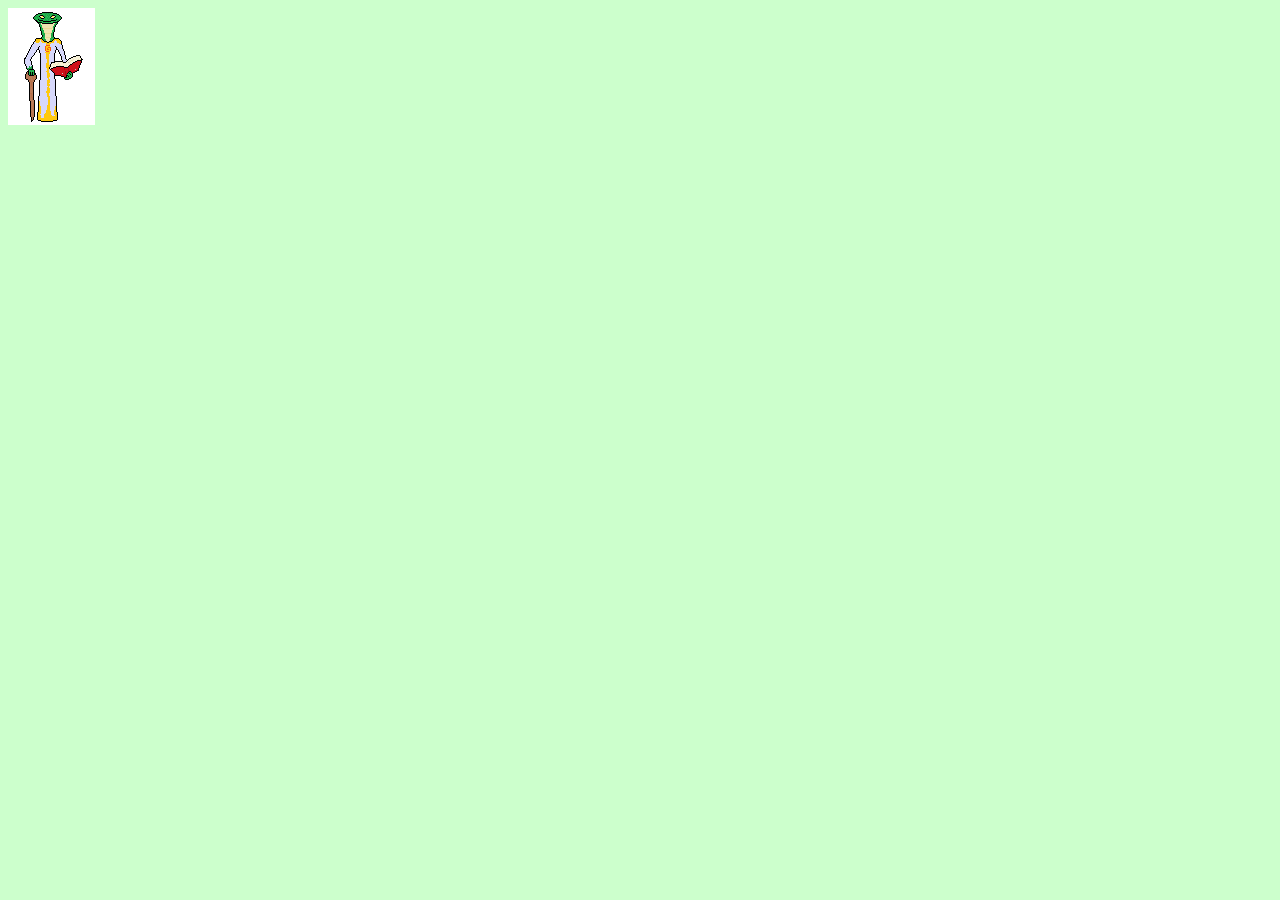
<file: animação-css/index.html>
<!DOCTYPE html>
<html lang="pt-br">

<head>
	<title>Animação Fodasi</title>
	<meta charset="utf-8">
</head>

<body>

	<style>

		body { background-color: #ccffcc;}

		#animation {
			background-image: url("cobrao.png");
			width: 87px;
			height: 117px;
			-webkit-animation: cobrao 4.0s steps(7) infinite;
			animation: cobrao 4.0s steps(7) infinite;
		}

		@-webkit-keyframes cobrao {
			from { background-position: 609px;}
			to {
				background-position: 0px;
			}
		}

		@keyframes cobrao {
			from { background-position: 609px; }
			to { background-position: 0px }
		}


	</style>


	<div id="animation"></div>

</body>


</html>
</file>
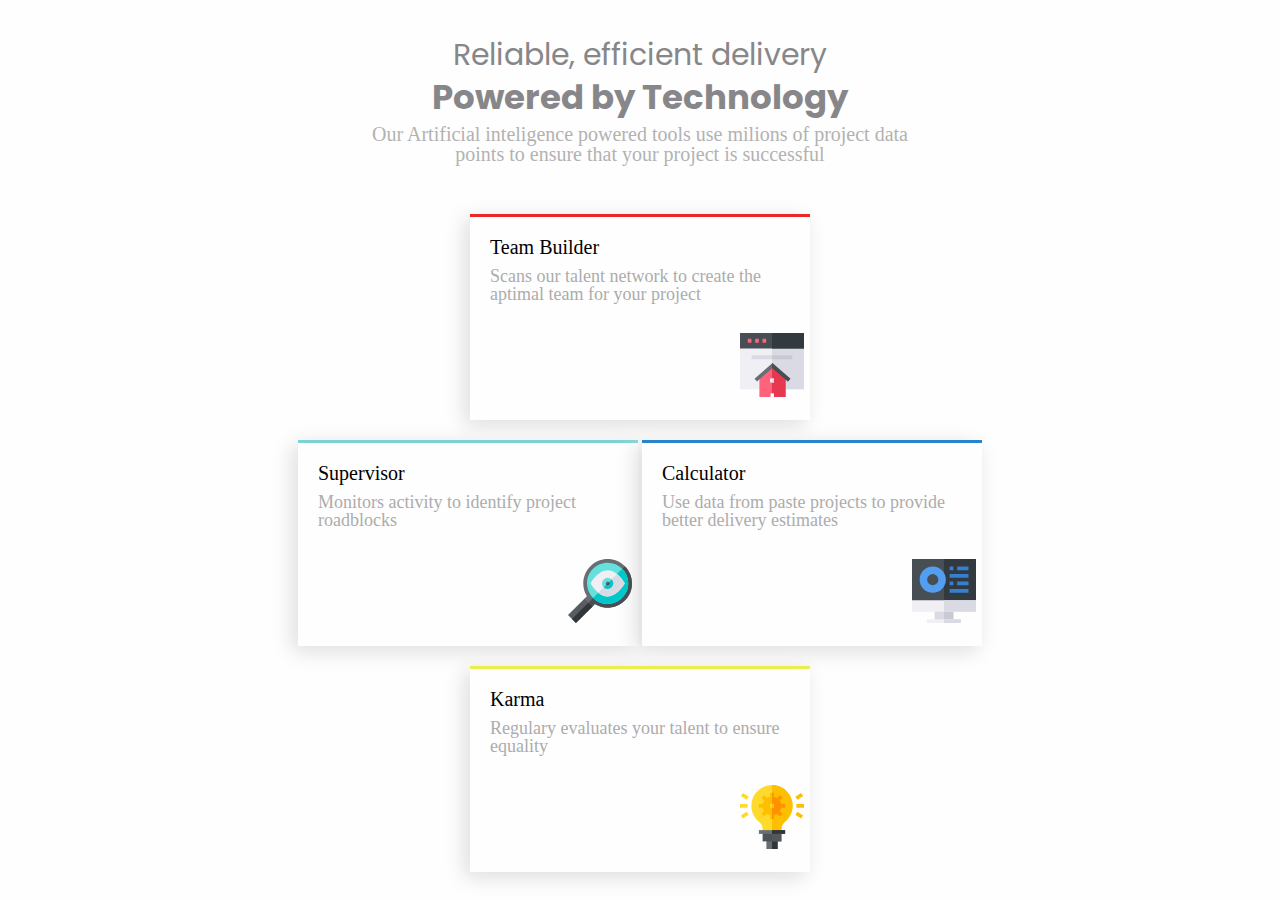
<file: four-card/index.html>
<!DOCTYPE html>
<html>

<head>
    <link rel="stylesheet" type="text/css" href="reset.css">
    <link rel="stylesheet" type="text/css" href="style.css">
    <meta name="viewport" content="width=device-width">
    <link href="https://fonts.googleapis.com/css?family=Poppins&display=swap" rel="stylesheet">
</head>


<body>
    <div class="apresentacao">
      <h1>Reliable, efficient delivery</h1>
      <h2>Powered by Technology</h2>
      <p>Our Artificial inteligence powered tools use milions of project data<br>points to ensure that your project is successful</p>
    </div>


  <main>

    <div class="bloco" id="dv-1">
      <h3>Team Builder</h3>
      <p>Scans our talent network to create the aptimal team for your project</p>
      <img src="images/icon-team-builder.svg">
    </div>

    <div class="faixa">
        <div class="bloco" id="dv-2">
          <h3>Supervisor</h3>
          <p>Monitors activity to identify project roadblocks</p>
          <img src="images/icon-supervisor.svg">
        </div>
        <div class="bloco" id="dv-3">
          <h3>Calculator</h3>
          <p>Use data from paste projects to provide better delivery estimates</p>
          <img src="images/icon-calculator.svg">
        </div>
    </div>

    <div class="bloco" id="dv-4">
      <h3>Karma</h3>
      <p>Regulary evaluates your talent to ensure equality</p>
      <img src="images/icon-karma.svg">
    </div>

  </main>
</body>
  <html>
</file>
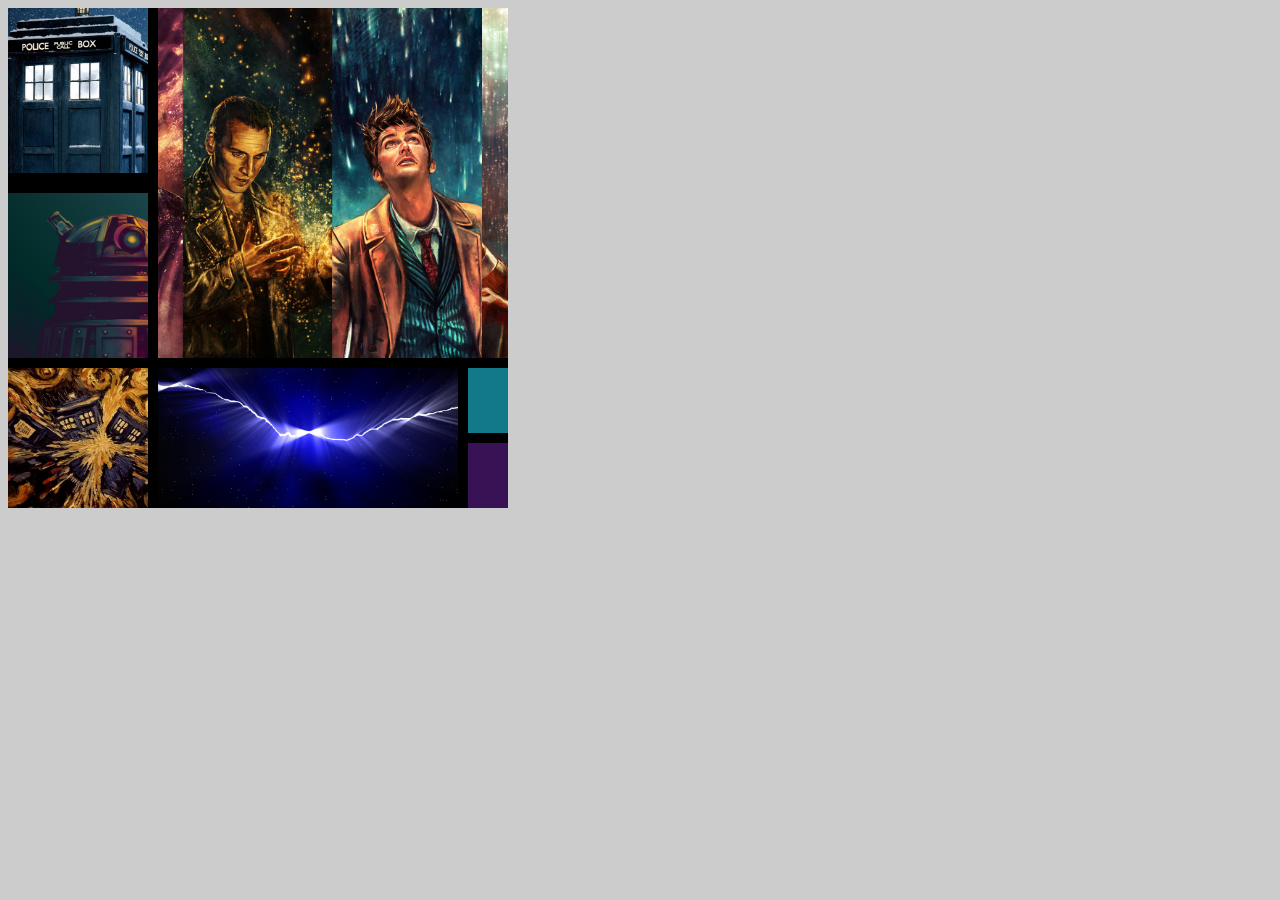
<file: grid/index.html>
<!DOCTYPE html>
<html>
<head>
	<link rel="stylesheet" type="text/css" href="style.css">
	<title>Mondrian</title>
</head>
<body>
	<section>
		<div></div>
		<div></div>
		<div></div>
		<div></div>
		<div></div>
		<div></div>
		<div></div>
	</section>
</body>
</html>
</file>
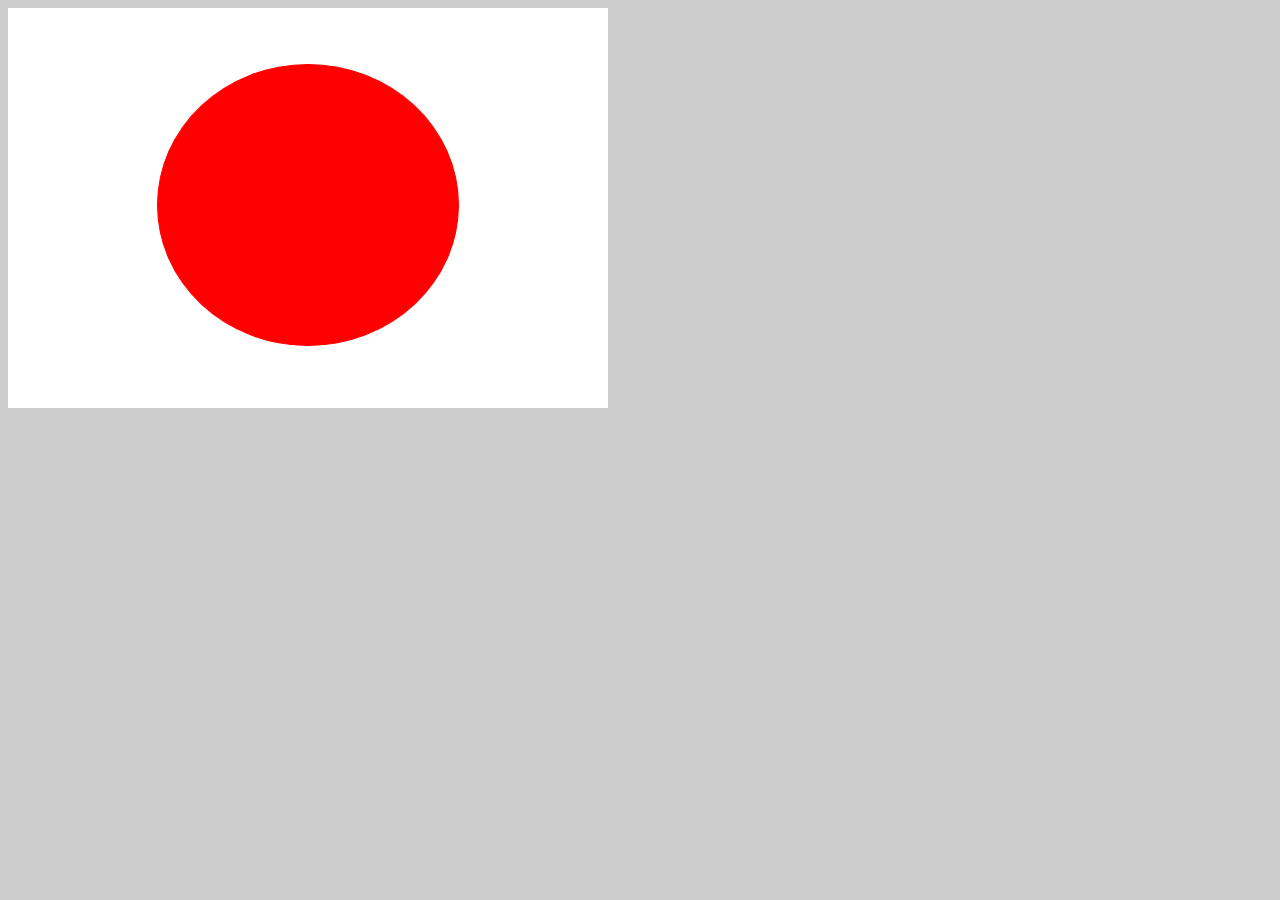
<file: japão/index.html>
<!DOCTYPE html>

<head>
	<link rel="stylesheet" type="text/css" href="style.css">
</head>

<body>
	<div class="bandeira">
		<div class="retangulo">
			<div class="circulo"></div>
		</div>
	</div>

</body>
</file>
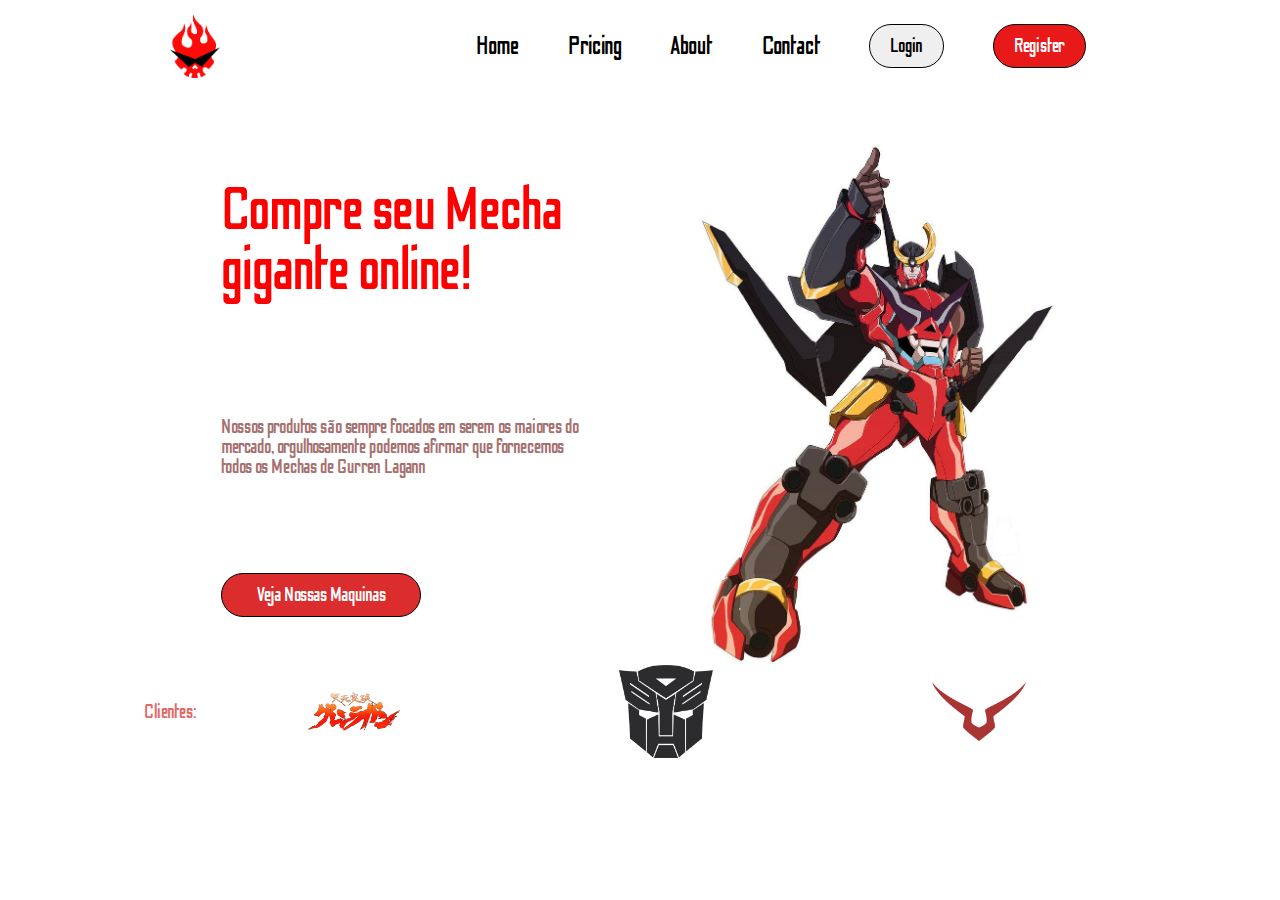
<file: mechas/index.html>
<!DOCTYPE html>
<html>
<head>
	<link href="https://fonts.googleapis.com/css?family=Odibee+Sans&display=swap" rel="stylesheet">
	<link rel="stylesheet" type="text/css" href="reset.css">
	<link rel="stylesheet" type="text/css" href="style.css">
	<meta charset="utf-8">
	<title>Mecha City</title>
</head>
<body>
	<header>
		<div class="container">
			<img class="logo" src="img/logo.png">
			<nav>
				<span>Home</span>
				<span>Pricing</span>
				<span>About</span>
				<span>Contact</span>
				<button>Login</button>
				<button>Register</button>
			</nav>
		</div>
	</header>

	<main>
		<div class="container">
			<div class="descricao">
				<h1>Compre seu Mecha gigante online!</h1>
				<p>Nossos produtos são sempre focados em serem os maiores do mercado, orgulhosamente podemos afirmar que fornecemos todos os Mechas de Gurren Lagann</p>
				<button>Veja Nossas Maquinas</button>
			</div>
			<img src="img/main_mecha.jpg">
		</div>		
	</main>

	<footer>
		<div class="container">Clientes:</div>
		<section class="clientes">
			<img src="img/clientes_1.png">
			<img src="img/clientes_2.jpg">
			<img src="img/clientes_3.png">
		</section>
	</footer>

</body>
</html>
</file>
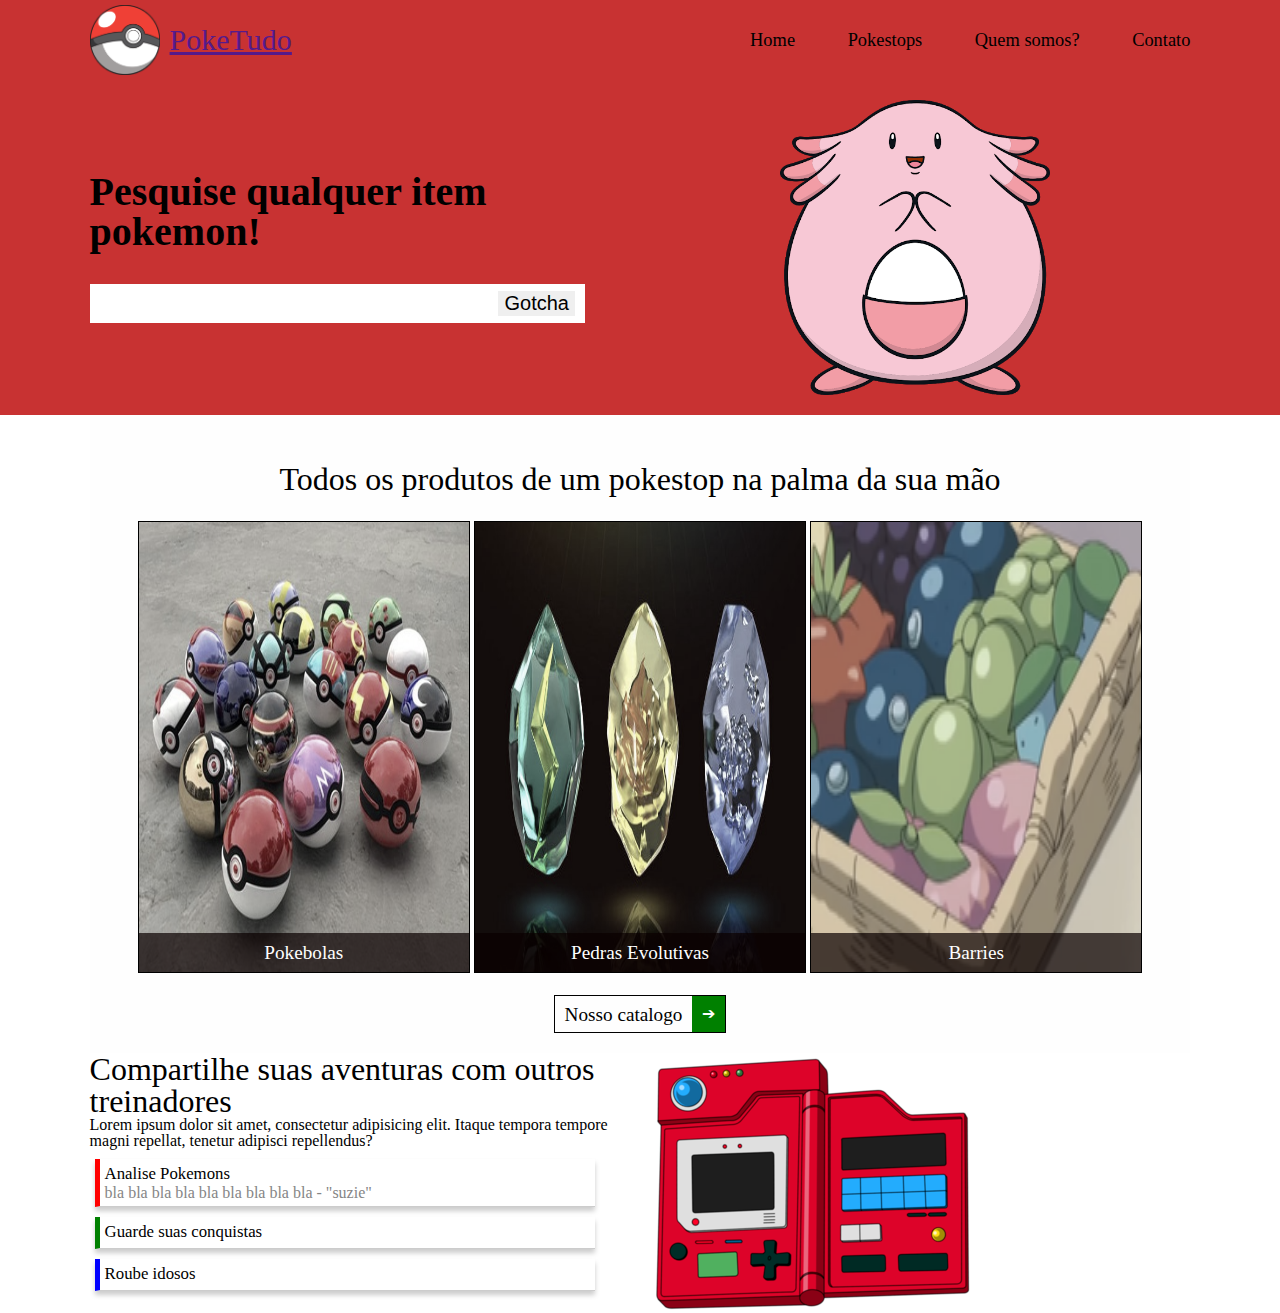
<file: Poketudo/index.html>
<!DOCTYPE html>
<html lang="pt-br">
<head>
	<meta charset="UTF-8">
	<meta name="viewport" content="width=device-width">
	<link rel="stylesheet" href="css/reset.css">
	<link rel="stylesheet" href="css/style.css">
	<link rel="stylesheet" href="css/header.css">
	<link rel="stylesheet" href="css/main-itens.css">
	<link rel="stylesheet" href="css/main-pokedex.css">
	<title>Poketudo | A melhor</title>
</head>
<body>
	<header>

		<section class="container header">

			<div>
				<img class="logo" alt=""
					srcset="img/menu.png 100w,
							img/pokebola.png 600w"
					sizes="(max-width: 590px) 100px,
							(max-width: 581px) 600px">
				<h1><a href="">PokeTudo</a></h1>
			</div>
			<nav>
				<a href="">Home</a>
				<a href="">Pokestops</a>
				<a href="">Quem somos?</a>
				<a href="">Contato</a>
			</nav>

		</section>
		
		<section class="container principal">

			<div class="pesquisa">
				<h2>Pesquise qualquer item pokemon!</h2>
				<div class="barra">
					<input type="text">
					<button>Gotcha</button>
				</div>
			</div>
			
			<img src="img/chansey.png" alt="">

		</section>

	</header>

	<main>
		<section class="itens container">

			<h3 class="sessao">Todos os produtos de um pokestop na palma da sua mão</h3>
			<div class="cards">

				<div class="card">
					<h4>Pokebolas</h4>
					<img src="img/card-pokebolas.jpg" alt="">
				</div>
				<div class="card">
					<h4>Pedras Evolutivas</h4>
					<img src="img/card-pedras.jpg_large" alt="">
				</div>
				<div class="card">
					<h4>Barries</h4>
					<img src="img/card-barries.png" alt="">
				</div>


			</div>
			
			<div class="button">
				<div>Nosso catalogo</div>
				<div>➔</div>
			</div>

		</section>

		<section class="container pokedex">

			<div>
				<h3>Compartilhe suas aventuras com outros treinadores</h3>
				<p>Lorem ipsum dolor sit amet, consectetur adipisicing elit. Itaque tempora tempore magni repellat, tenetur adipisci repellendus?</p>
				<div class="boxs">
					<div class="box">
						<h5>Analise Pokemons</h5>
						<p>bla bla bla bla bla bla bla bla bla - "suzie"</p>
					</div>
					<div class="box">
						<h5>Guarde suas conquistas</h5>
					</div>
					<div class="box">
						<h5>Roube idosos</h5>
					</div>
				</div>
			</div>
		
			<img src="img/pokedex.png" alt="">

		</section>
	</main>

	<script src="js/header-responsivo.js">
	</script>
</body>
</html>
</file>
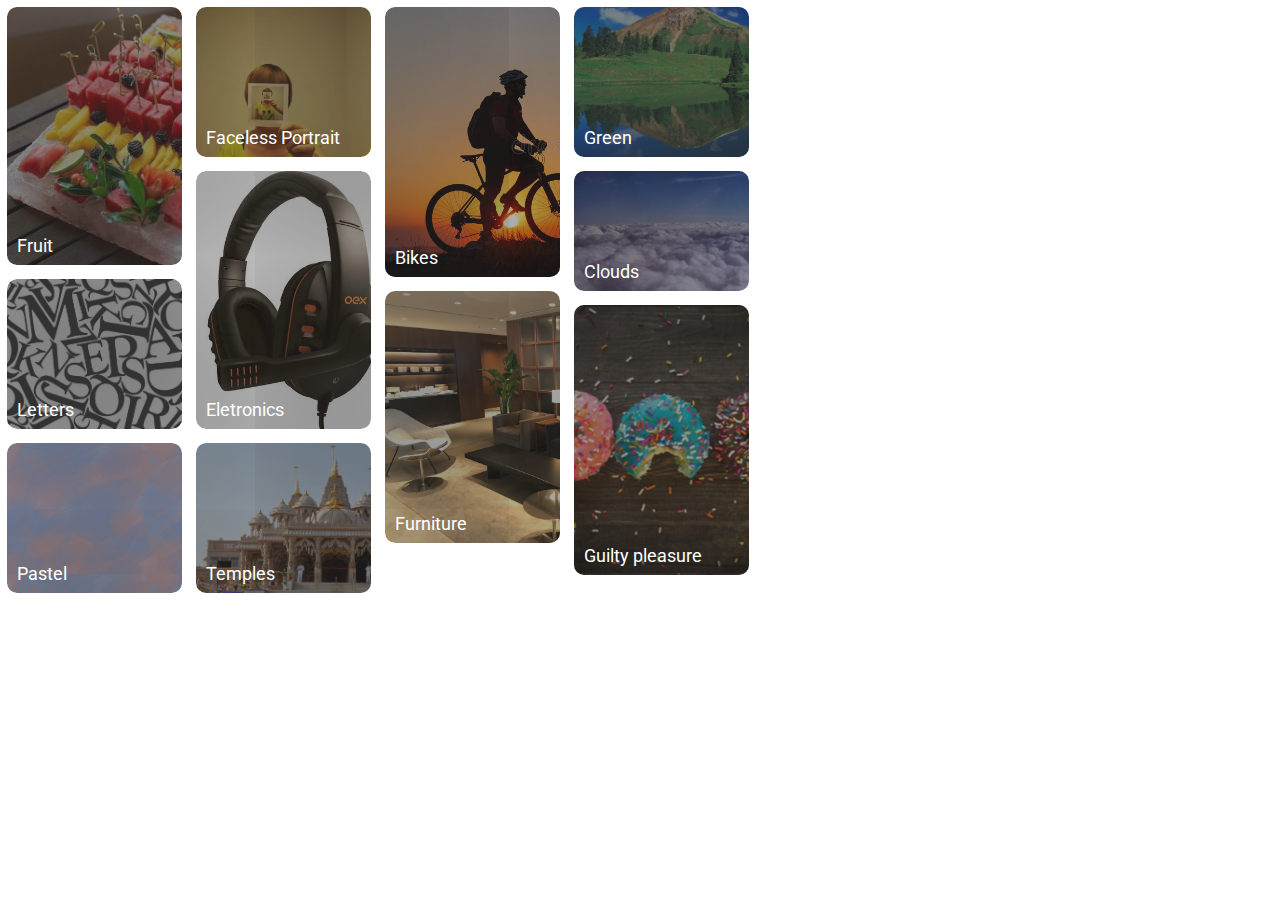
<file: flexbox/index_flex.html>
<!DOCTYPE html>
<!DOCTYPE html>
<html>
<head>
	<link href="https://fonts.googleapis.com/css?family=Roboto&display=swap" rel="stylesheet">
	<link rel="stylesheet" type="text/css" href="reset.css">
	<link rel="stylesheet" type="text/css" href="style.css">
	<title>Flex</title>
</head>
<body>
	<section class="tela">
		<div class="box" id="fruit"><p>Fruit</p></div>
		<div class="box" id="letters"><p>Letters</p></div>
		<div class="box" id="pastel"><p>Pastel</p></div>
		<div class="box" id="faceless"><p>Faceless Portrait</p></div>
		<div class="box" id="eletronics"><p>Eletronics</p></div>
		<div class="box" id="temple"><p>Temples</p></div>
		<div class="box" id="bike"><p>Bikes</p></div>
		<div class="box" id="furniture"><p>Furniture</p></div>
		<div class="box" id="green"><p>Green</p></div>
		<div class="box" id="clouds"><p>Clouds</p></div>
		<div class="box" id="guilty"><p>Guilty pleasure</p></div>
	</section>
</body>
</html>
</file>
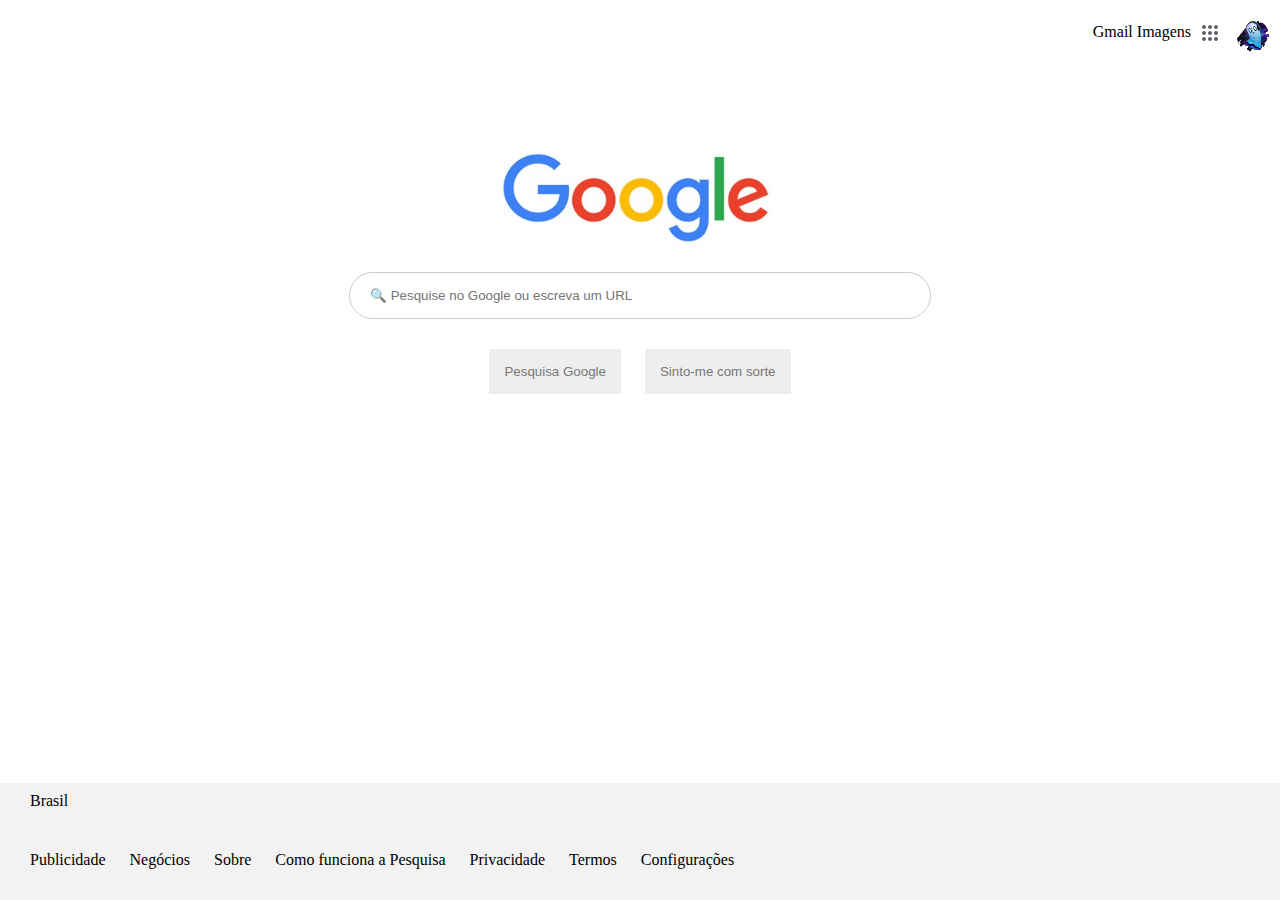
<file: google/index-google.html>
<!DOCTYPE html>
<html>

<head>
	<meta charset="utf-8">
	<title>Google</title>
	<link rel="stylesheet" type="text/css" href="reset.css">
	<link rel="stylesheet" type="text/css" href="style.css">
	<link href="https://fonts.googleapis.com/css?family=Roboto&display=swap" rel="stylesheet">

</head lang="pt-br">

<body>
	<header>
		<div class="div-header">
			<ul>
				<li>Gmail</li>
				<li>Imagens</li>
				<li><img id="google-apps" src="google-apps.png"></li>
				<li><img id="google-perfil" src="google-perfil.png"></li>
			</ul>
		</div>
	</header>

	<main>
		<div class="div-main">
			<img src="google-logo.jpeg">
			<input type="text" name="pesquisa" placeholder="&#128269 Pesquise no Google ou escreva um URL">
			<button>Pesquisa Google</button>
			<button>Sinto-me com sorte</button>
			<!--<p>Disponibilizado pelo Google em: <a href="">Português (Brasil)</a></p>-->
		</div>
	</main>

	<footer>
		<div class="div-footer">
			<div class="df-1">
				<span class="first">Brasil</span>
			</div>

			<div class="df-2">
				<span class="first"><a href="https://ads.google.com/intl/pt-BR_br/home/?subid=ww-ww-et-g-awa-a-g_hpafoot1_1!o2&utm_source=google.com&utm_medium=referral&utm_campaign=google_hpafooter&fg=1">Publicidade</a></span>
				<span><a href="https://www.google.com.br/services/?subid=ww-ww-et-g-awa-a-g_hpbfoot1_1!o2&utm_source=google.com&utm_medium=referral&utm_campaign=google_hpbfooter&fg=1#?modal_active=none">Negócios</a></span>
				<span><a href="https://about.google/?utm_source=google-BR&utm_medium=referral&utm_campaign=hp-footer&fg=1">Sobre</a></span>
				<span><a href="https://www.google.com/search/howsearchworks/?fg=1">Como funciona a Pesquisa</a></span>

				<span class="direita"><a href="https://policies.google.com/privacy?fg=1">Privacidade</a></span>
				<span class="direita"><a href="https://policies.google.com/terms?fg=1">Termos</a></span>
				<span class="direita">Configurações</span>
			</div>

		</div>
	</footer>
</body>

</html>
</file>
<file: four-card/style.css>
body {
	background-color: #FEFEFE;
}

.apresentacao {
	display: block;
	margin: 40px auto;
	text-align: center;
}

h1 {
	font-size: 30px;
	margin: 10px;
	font-family: 'Poppins', sans-serif;
	color: #87878A;
}

h2 {
	font-size: 34px;
	font-weight: bold;
	margin: 10px;
	font-family: 'Poppins', sans-serif;
	color: #87878A;
}

p:first-of-type {
	font-size: 20px;
	color: #B2B2B2;
	padding-bottom: 10px;
}

.bloco {
	width: 300px;
	padding: 20px 20px;
	margin: 20px auto;
	background-color: #fefefe;
	text-align: left;
	box-shadow: 5px 5px 20px #DCDCDC;
	box-shadow: -5px 5px 20px #DCDCDC;
}

.bloco p {
	font-size: 18px;
	color: #ACACAC;
	padding-bottom: 30px;
}

h3 {
	font-size: 20px;
	padding-bottom: 10px;
}

.faixa {
	display: block;
	width: 100%;
	text-align: center;
	margin: 0 auto;
}

.faixa .bloco {
	display: inline-block;
	margin: 0 auto;
}

#dv-1 {
	border-top: 3px solid #EA2626;
}

#dv-2 {
	border-top: 3px solid #7BD3D4;
}

#dv-3 {
	border-top: 3px solid #2884CB;
}

#dv-4 {
	border-top: 3px solid #EAF044;
}

img {
	position: relative;
	left: 250px;
}

@media screen and (max-width: 700px) {
   
}
</file>
<file: grid/style.css>
body {
	background: #cccccc;
}

section {
	display: grid;
	width: 500px;
	height: 500px;
	background: #efefef;
	grid-template-columns: 30% 60% 10%;
	grid-template-rows: 35% 35% 15% 15%;
	background: #000000;
}

div:nth-child(1) {
	grid-row: 1 / 2;
	grid-column: 1 / 2;
	background: url(img/terciaria_tardis.jpg) center;
	background-size: 280px;
	border-bottom: 10px solid black;
	border-right: 10px solid black;
}

div:nth-child(2) {
	grid-row: 2 / 3;
	grid-column: 1 / 2;
	background: url(img/terciaria_dalek.jpg);
	background-size: 300px;
	border-right: 10px solid black;
	border-top: 10px solid black;
}

div:nth-child(3) {
	grid-row: 3 / 5;
	grid-column: 1 / 2;
	background: url(img/terciaria_explosao.jpg) center;
	background-size: 300px;
	border-right: 10px solid black;
	border-top: 10px solid black;
}

div:nth-child(4) {
	grid-row: 1 / 3;
	grid-column: 2 / 5;
	background: url(img/primaria.jpg) center;
	background-size: 600px;
}

div:nth-child(5) {
	grid-row: 3 / 5;
	grid-column: 2 / 3;
	background: url(img/secundaria.jpg) center;
	background-size: 600px;
	border-top: 10px solid black;
}

div:nth-child(6) {
	grid-row: 3 / 4;
	grid-column: 3 / 4;
	background: #117989;
	background-size: 600px;
	border-top: 10px solid black;
	border-left: 10px solid black;
}

div:nth-child(7) {
	grid-row: 4 / 5;
	grid-column: 3 / 4;
	background: #371356;
	background-size: 600px;
	border-top: 10px solid black;
	border-left: 10px solid black;
}
</file>
<file: japão/style.css>
body {
	background-color: #cccccc;
	width: 600px;
	height: 400px;
}

.bandeira {
	background-color: red;
	width: 100%;
	height: 100%;
}

.retangulo {
	background-color: white;
	width: 100%;
	height: 100%;
}

.circulo {
	background-color: red;
	width: 50%;
	height: 70%;
	border-radius: 50%;
	border: 1px solid red;
	margin: 0 auto;
	position: relative;
	top: 14%;


}
</file>
<file: mechas/style.css>
header {
	width: 100vw;
	display: flex;
	justify-content: center;
}

header .container {
	width: 940px;
	padding: 15px;
	display: flex;
	justify-content: space-between;
	align-items: center;
}

header .container nav {
	width: 70%;
	display: flex;
	justify-content: space-around;
	align-items: center;
	font-family: 'Odibee Sans';
	font-size: 25px;
}

header button {
	font-family: 'Odibee Sans';
	font-size: 20px;
	padding: 10px 20px;
	border-radius: 25px;
	border: 1px solid black;
}

header button:nth-child(2n) {
	background: #E71919;
	color: white;
}

.logo {
	width: 50px;
}
/*MAIN*/
main {
	font-family: 'Odibee Sans';
	margin-top: 40px;
	display: flex;
	justify-content: center;
}

main .container {
	display: flex;
	flex-direction: row;
	width: 940px;
	justify-content: space-around;
}

main .descricao {
	width: 40%;
	display: flex;
	flex-direction: column;
	justify-content: space-around;
}

main img {
	width: 40vh;
	display: inline-block;
}

main h1 {
	font-size: 60px;
	margin-bottom: 20px;
	color: #ff0000;
}

main p {
	font-size: 20px;
	color: #A67171;
}

main button {
	font-family: 'Odibee Sans';
	background: #DB2D2D;
	color: white;
	font-size: 20px;
	padding: 10px 20px;
	border-radius: 25px;
	border: 1px solid black;
	width: 200px;
}

/*FOOTER*/
footer {
	display: flex;
	justify-content: center;
}

footer .container {
	display: flex;
	align-items: center;
	font-family: 'Odibee Sans';
	font-size: 20px;
	color: #E16B6B;
}

.clientes {
	width: 940px;
	display: flex;
	justify-content: space-around;
	align-items: center;
}

.clientes img {
	width: 10%;
}
</file>
<file: Poketudo/css/style.css>
/*GERAL*/
.container {
	margin-left: 7vw !important;
	margin-right: 7vw !important;
}

@media screen and (max-width: 885px) {
	.container {
		margin-left: 4vw !important;
		margin-right: 4vw !important;
	}

}

@media screen and (max-width: 600px) {
	.container {
		margin-left: 2vw !important;
		margin-right: 2vw !important;
	}

}
</file>
<file: Poketudo/css/header.css>
/*HEADER*/


header {
	background: rgba(200,50,50,1);
	position: relative;
}

.header {
	display: flex;
	justify-content: space-between;
	align-items: center;
	padding: 5px 0;
}

.header nav {
	width: 40%;
	display: flex;
	justify-content: space-between;
}

.header nav a {
	text-decoration: none;
	color: black;
	font-size: 1.15rem;
}

.header > div {
	display: flex;
	align-items: center;
}

h1 {
	font-size: 30px;
	padding-left: 10px;
}

.logo {
	width: 70px;
}

.principal {
	display: grid;
	grid-template-columns: repeat(2,1fr);
	padding: 20px 0;
}

.pesquisa {
	grid-row: 1 / 2;
	display: flex;
	flex-direction: column;
	justify-content: center;
}

.pesquisa h2 {
	font-size: 2.5rem;
	font-weight: bold;
	margin-bottom: 2rem;
}

.barra {
	box-sizing: border-box;
	background: white;
	padding: 7px 10px;
	display: flex;
	width: 90%;
	justify-content: space-between;
}

.barra input, .barra button {
	border: none;
	font-size: 1.25rem;
}

.principal > img {
	max-width: 270px;
	margin: 0 auto;
}

@media screen and (max-width: 885px) {
	.logo {
		width: 50px;
	}

	.header nav {
		width: 55%;
	}

	.principal {
		grid-template-rows: repeat(2,1fr);
		grid-template-columns: 1fr;
	}

	.pesquisa {
		grid-row: 2 / 3;
		text-align: center;
		align-items: center;
	}

	.principal > img {
		max-width: 170px;
		margin: 0 auto;
	}
}

@media screen and (max-width: 590px) {
	.header nav {
		display: none;
	}

}

.clicavel:hover {
	cursor: pointer;
}

.side {
	display: flex !important;
	box-sizing: border-box;
	flex-direction: column;
	background: gray;
	justify-content: flex-start !important;
	height: 100vh;
	position: fixed;
	top: 0px;
	left: 0px;
	padding: 20px;
	z-index: 3;
}

.side a {
	margin-bottom: 50px;
}

.overlay {
	position: fixed;
	width: 100vw;
	height: 100vh;
	z-index: 2;
	background: rgba(0,0,0,60%);
	right: 0px;
	top: 0px;
}
</file>
<file: Poketudo/css/main-itens.css>
/*ITENS*/
.itens {
	display: flex;
	flex-direction: column;
	align-items: center;
	background: #fefefe;
}

.sessao {
	font-size: 2rem;
	margin: 3rem 0 1.5rem;
	text-align: center;
}

.cards {
	width: 100%;
	display: flex;
	justify-content: center;
	flex-wrap: wrap;
}


.card {
	border: 1px solid black;
	display: flex;
	flex-direction: column;
	align-items: center;
	width: 30%;
	height: 50vh;
	overflow: hidden;
	position: relative;
	min-width: 300px;
	margin: 2px;

}

.card img {
	width: 100%;
	height: 100%;
	filter: grayscale(60%);
	transition: filter 1s;
}

.card img:hover {
	filter: grayscale(0%);
	cursor: pointer;

}

.card h4 {
	position: absolute;
	z-index: 1;
	bottom: 0px;
	padding: 10px 0;
	background: rgba(10,0,0,70%);
	width: 100%;
	color: white;
	font-size: 1.2rem;
	text-align: center;
}

.button {
	display: flex;
	justify-content: space-between;
	align-items: center;
	border: 1px solid black;
	margin: 20px 0;
}

.button:hover {
	cursor: pointer;
}

.button div:first-of-type {
	font-size: 1.2rem;
	padding: 0 10px;
}

.button div:last-of-type {
	background: green;
	padding: 10px;
	color: white;
}

@media screen and (max-width: 685px) {
	.card {
		width: 70%;
		height: 50vh;
	}
}

@media screen and (max-width: 560px) {
	.card {
		width: 80%;
		height: 50vh;
	}
}

@media screen and (max-width: 560px) {
	.card {
		width: 90%;
		height: 50vh;
	}
}
</file>
<file: Poketudo/css/main-pokedex.css>
.pokedex {
	display: grid;
	grid-template-columns: repeat(2, 1fr);
}

.pokedex > div {
	display: flex;
	flex-direction: column;
}

.pokedex > div h3 {
	font-size: 2rem;
}

.boxs {
	display: flex;
	flex-direction: column;
	margin: 5px;
}

.box {
	border-bottom: 1px solid #cccccc;
	box-shadow: 0px 4px 5px #cccccc;
	box-sizing: border-box;
	padding: 5px;
	margin: 5px 0;
	max-width: 500px;
}

.box h5 {
	font-size: 1.05rem;
	margin: 2px 0;
}

.box p {
	color: #858585;
}

.box:nth-child(1) {
	border-left: 5px solid red;
}

.box:nth-child(2) {
	border-left: 5px solid green;
}

.box:nth-child(3) {
	border-left: 5px solid blue;
}
</file>
<file: flexbox/style.css>
.tela {
	width: 700px;
	height: 600px;	
	display: flex;
	flex-direction: column;
	flex-wrap: wrap;
	justify-content: flex-start;
	align-content: flex-start;
}

.box {
	width: 25%;
	height: 25%;
	background-color: red;
	margin: 1%;
	border: 0px solid black;
	border-radius: 10px;
	display: flex;
	align-items: flex-end;
	position: relative;
	box-shadow: inset 0px 0px 10000px rgb(50,50,50);

}

.box p {
	font-family: 'Roboto';
	font-size: 18px;
	color: white;
	margin: 10px;
}

#fruit {
	flex-grow: 4;
	background-image: url(img/fruit.jpg);
	background-size: 280px;
}

#letters {
	background-image: url(img/letters.jpg);
	background-size: 280px;
}

#pastel {
	background-image: url(img/pastel.jpg);
	background-size: 280px;
}

#faceless {
	background-image: url(img/faceless.jpg);
	background-size: 150px;
}

#eletronics {
	flex-grow: 3;
	background-image: url(img/eletronics.jpg);
	background-size: 280px;
}

#temple {
	background-image: url(img/temple.png);
	background-size: 280px;
}

#bike {
	height: 45%;
	background-image: url(img/bike.jpg);
	background-size: 410px;
}

#furniture {
	height: 42%;
	background-image: url(img/furniture.jpg);
	background-size: 340px;
}

#green {
	background-image: url(img/green.jpg);
	background-size: 280px;
}

#clouds {
	height: 20%;
	background-image: url(img/cloulds.jpg);
	background-size: 280px;
}

#guilty {
	height: 45%;
	background-image: url(img/guilty.jpg);
	background-size: 400px;
	background-position: center;
}
</file>
<file: google/style.css>
/*HEADER*/
.div-header {
	width: 100%;
	height: 100px;
}

ul {
	float: right;
}

li {
	display: inline;
}

#google-apps {
	position: relative;
	top: 11px;
}

#google-perfil {
	position: relative;
	top: 17px;
}

/*MAIN*/
.div-main {
	width: 940px;
	margin: 50px auto;	
	text-align: center;
}

main img {
	width: 320px;
}

input {
	display: block;
	margin: 20px auto 0;
	width: 540px;
	padding: 15px 20px;
	border-radius: 30px;
	border: 1px solid #cccccc;
	margin-bottom: 30px; 
}

main button {
	border: none;
	color: #777777;
	background-color: #eeeeee;
	padding: 15px;
}

main button:hover {
	border-radius: 5px;
	border: 1px solid #999999;
	background-image: linear-gradient(white,white,#efefef)
}

main button:first-of-type {
	margin-right: 20px;
}

main p {
	margin-top: 20px;
}

a {
	color: #1010EE;
	text-decoration: none;
}

/*FOOTER*/
.div-footer {
	position: absolute;
	bottom: 0;
	height: 13%;
	width: 100%;
	background-color: #f2f2f2;
}

.df-1 {
	height: 50%;
}

.df-2 {
	height: 50%;
}

span {
	position: relative;
	top: 10px;
	left: 20px;
	margin-left: 10px;
}

span:not(.first) {
	position: relative;
	top: 10px;
	left: 20px;
	margin-left: 20px;
}

a {
	text-decoration: none;
	color: black;
}
</file>
